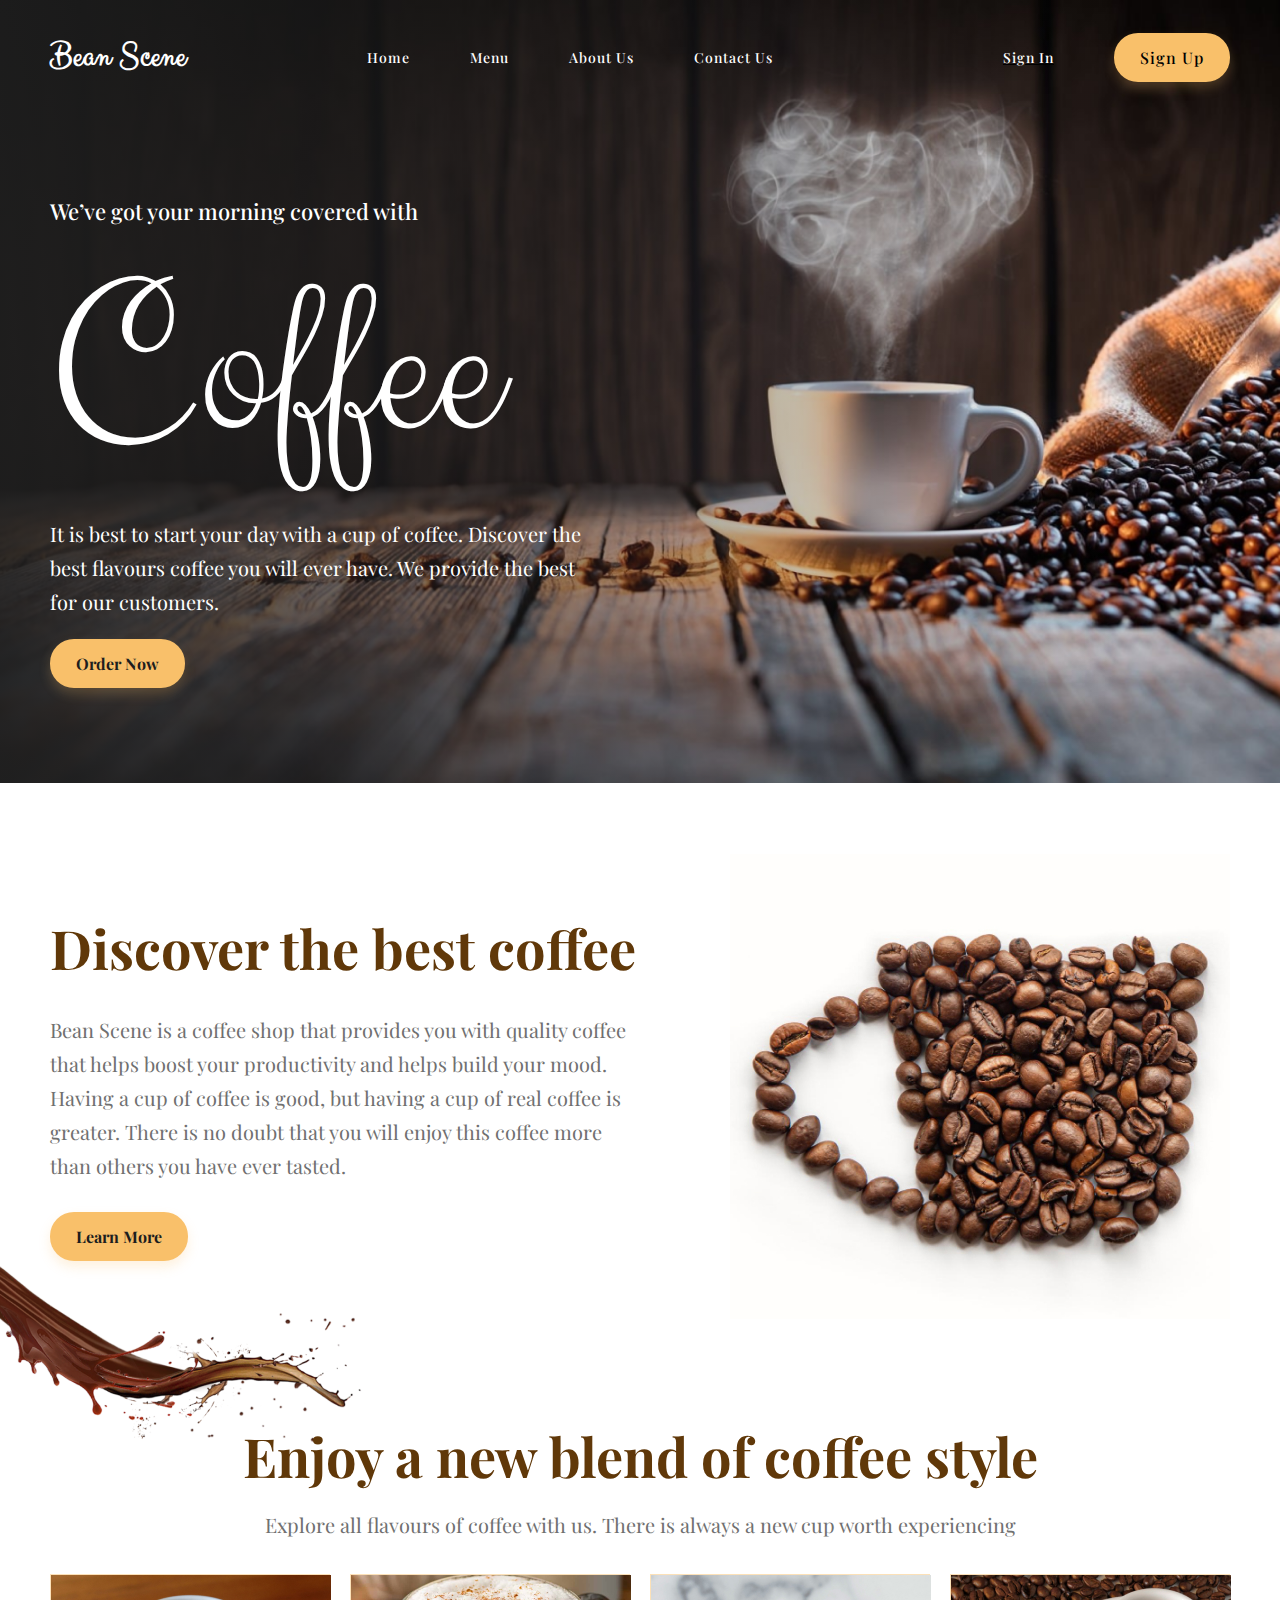
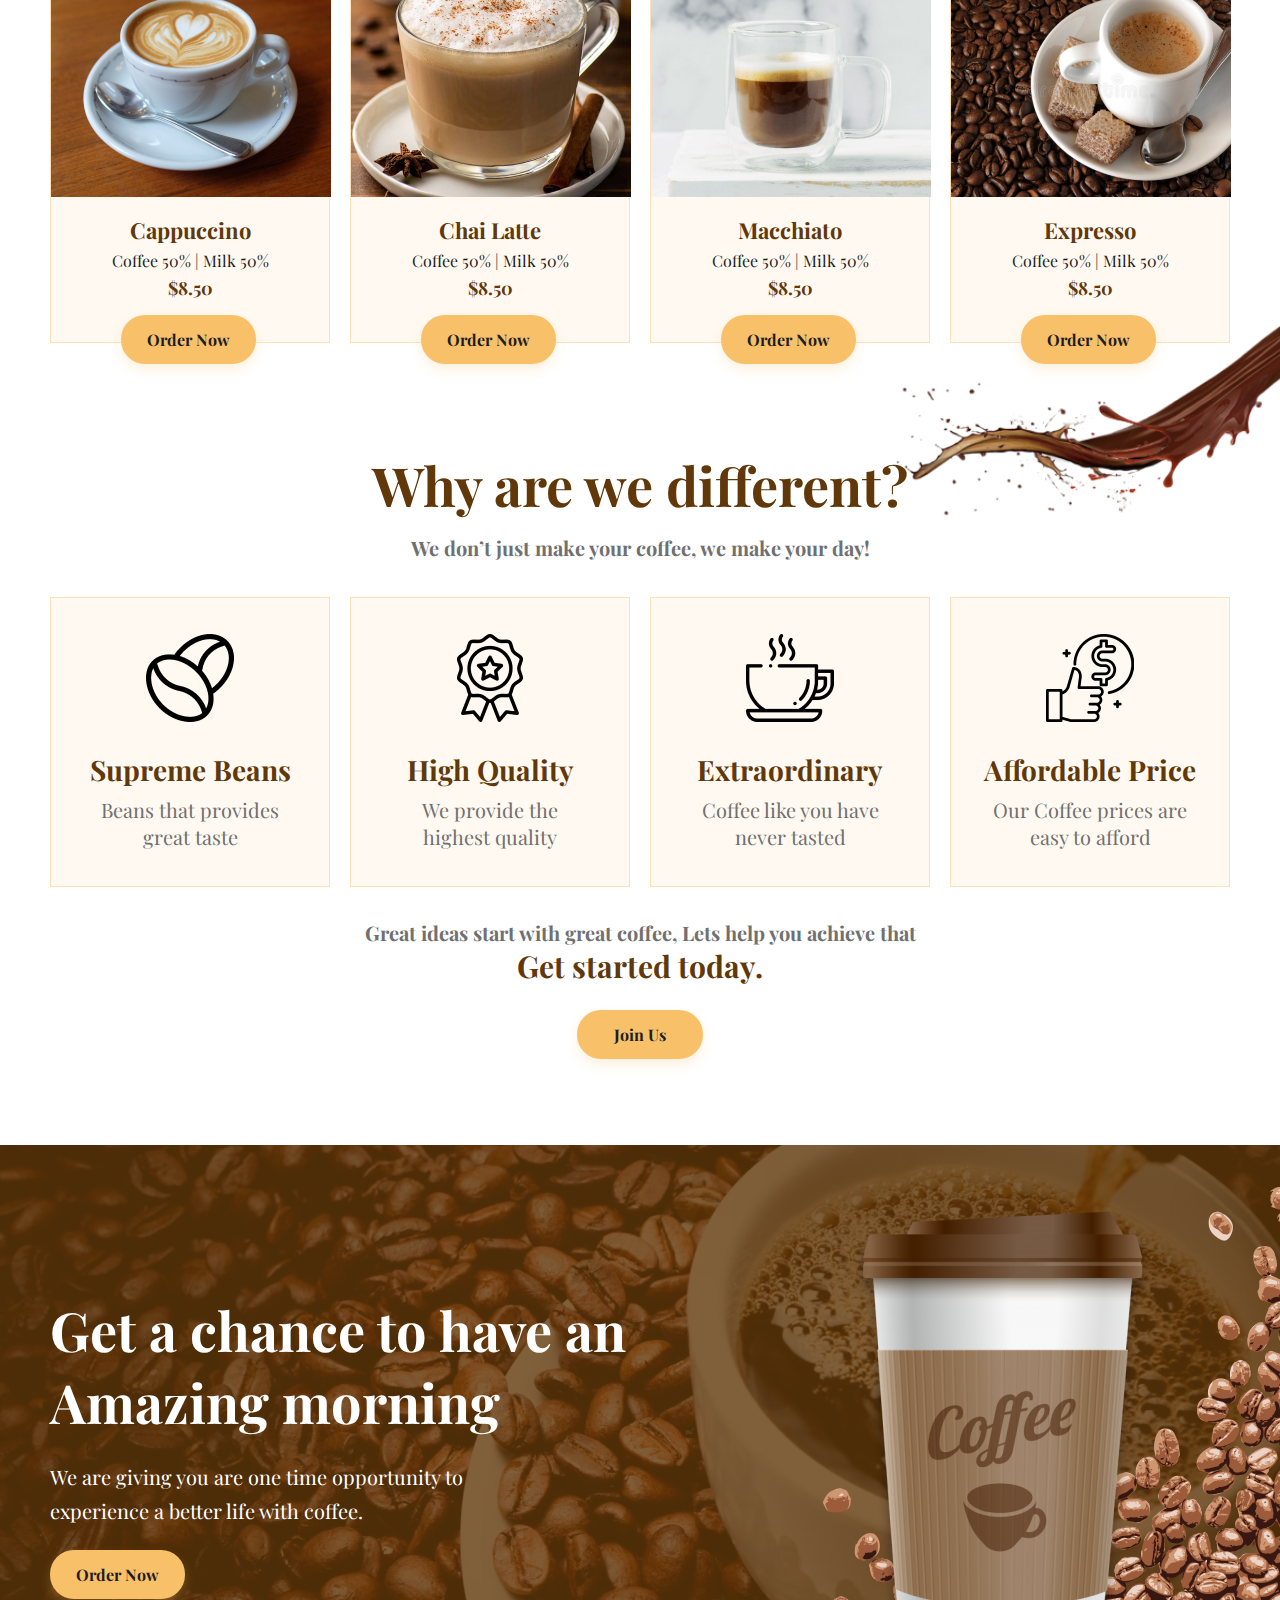
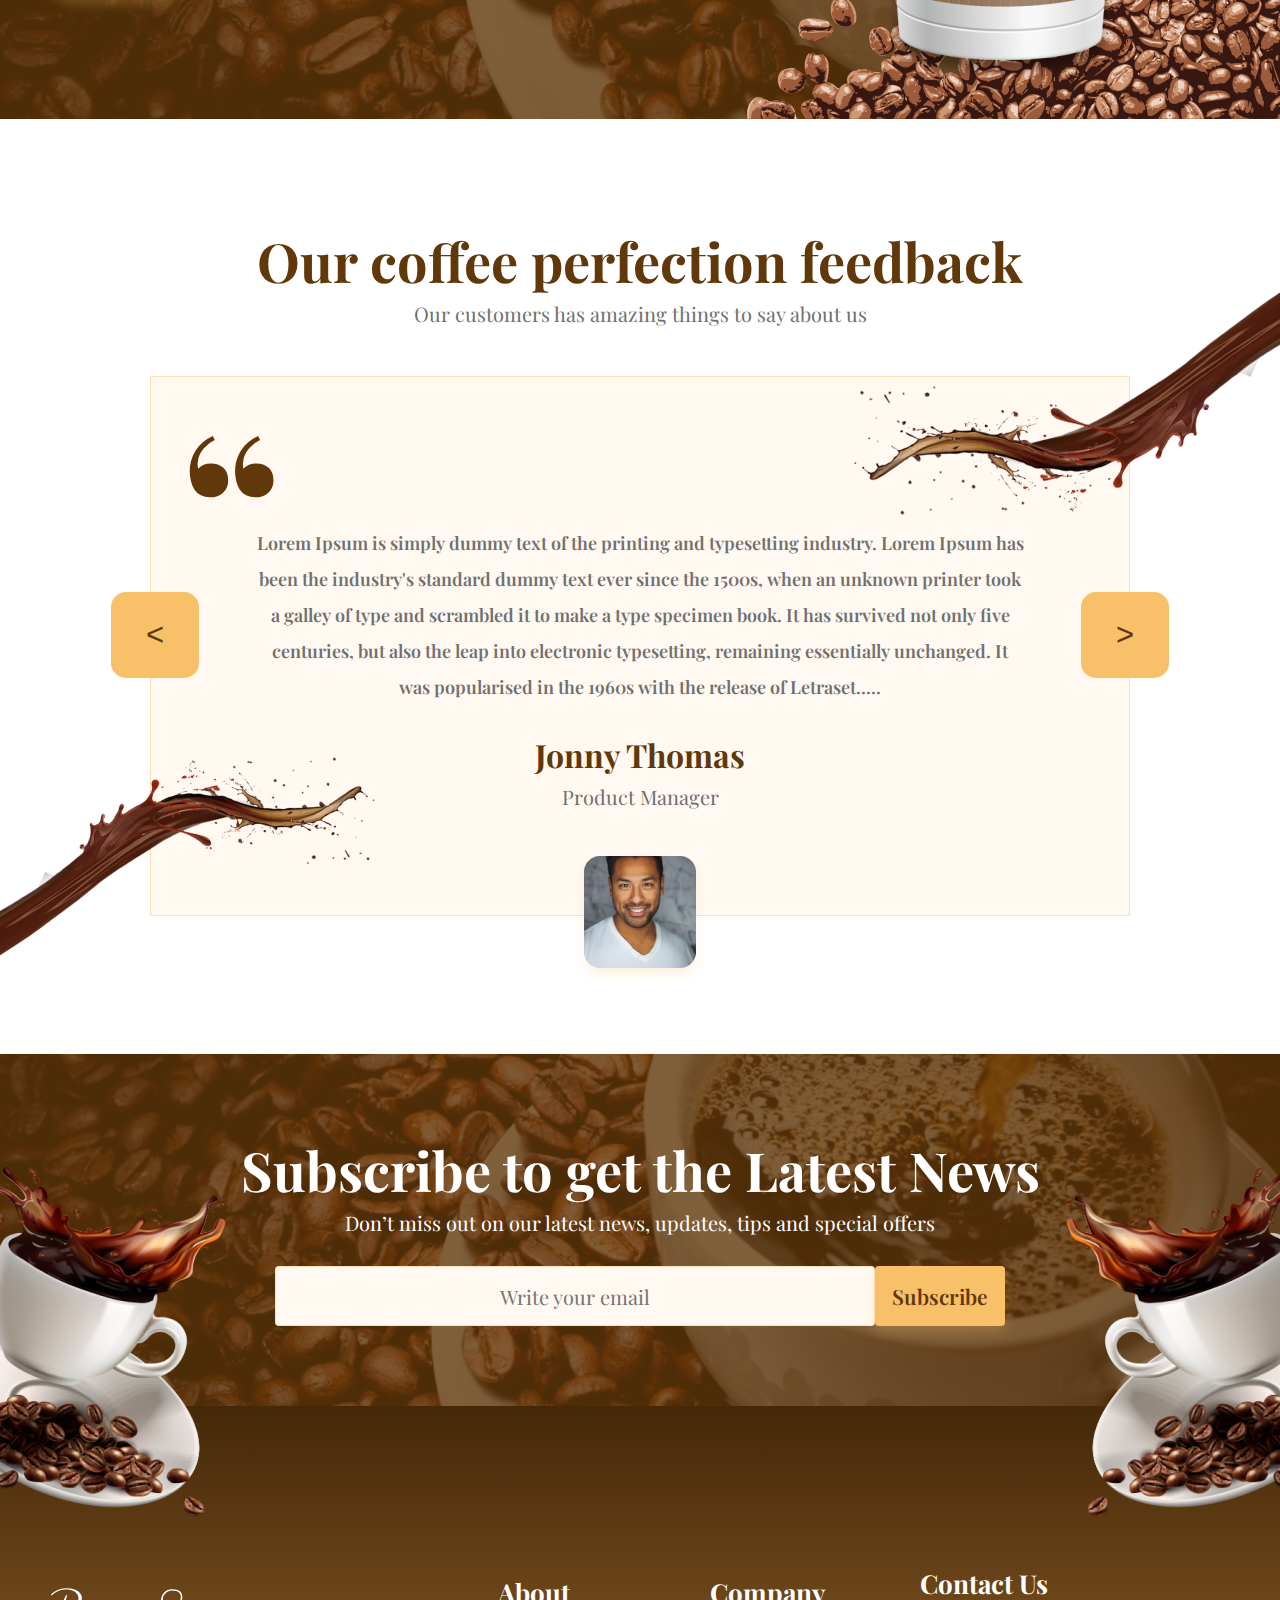
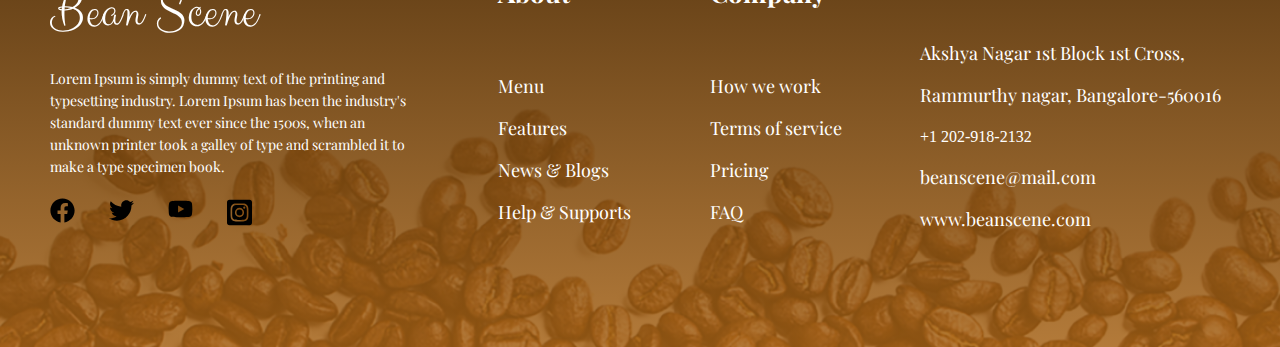
<file: final-exam/index.html>
<!DOCTYPE html>
<html lang="en">

<head>
    <meta charset="UTF-8">
    <meta name="viewport" content="width=device-width, initial-scale=1.0">
    <title>Document</title>
    <link rel="stylesheet" href="style.css">
</head>

<body>

    <!-- start heading section -->

    <header class="header">
        <div class="container">

            <!-- start nav section -->

            <nav class="nav">

                <div class="logo">
                    <h4>Bean Scene</h4>
                </div>

                <div class="nav-link">
                    <ul>
                        <li><a href="http://">home</a></li>
                        <li><a href="http://">menu</a></li>
                        <li><a href="http://">about us</a></li>
                        <li><a href="http://">contact us</a></li>

                        <li class="right-link"><a href="http://">sign in</a></li>
                        <li><a class="primary-btn">sign up </a></li>
                    </ul>
                </div>
                <!-- end nav section -->
            </nav>

            <div class="header-text">
                <h4 class="header-sub-title">
                    We’ve got your morning covered with
                </h4>

                <h1 class="header-title">Coffee</h1>

                <p class="header-description">
                    It is best to start your day with a cup of coffee. Discover the
                    best flavours coffee you will ever have. We provide the best
                    for our customers.
                </p>

                <button class="primary-btn">Order Now</button>
            </div>
        </div>

    </header>


    <section class="information-area">
        <div class="container">

            <div class="information-parent">

                <div class="information-text">
                    <h3 class="information-title">Discover the best coffee</h3>
                    <p class="information-description">
                        Bean Scene is a coffee shop that provides you with quality coffee that helps boost your
                        productivity
                        and helps build your mood. Having a cup of coffee is good, but having a cup of real coffee is
                        greater. There is no doubt that you will enjoy this coffee more than others you have ever
                        tasted.
                    </p>

                    <button class="primary-btn">Learn More</button>
                </div>
                <img src="assets/stylized-cup-coffee-out-coffee-beans-flat-lay 1.jpg" alt="" srcset="">

            </div>
        </div>

        <div class="coffe-blast-1">
            <img src="assets/coffee_blast.png" alt="" srcset="">
        </div>
    </section>


    <section class="product-area">
        <div class="container">

            <h2 class="product-area-title">
                Enjoy a new blend of coffee style
            </h2>

            <p class="product-area-description">
                Explore all flavours of coffee with us. There is always a new cup worth experiencing
            </p>

            <div class="product-parent">
                <div class="single-product">

                    <img src="assets/Rectangle 7.jpg" alt="" srcset="">

                    <h4 class="product-name">Cappuccino</h4>
                    <p class="product-info">Coffee 50% | Milk 50%</p>
                    <p class="product-price">$8.50</p>
                    <button class="primary-btn">Order Now</button>
                </div>

                <div class="single-product">

                    <img src="assets/Rectangle 9.jpg" alt="" srcset="">

                    <h4 class="product-name">Chai Latte</h4>
                    <p class="product-info">Coffee 50% | Milk 50%</p>
                    <p class="product-price">$8.50</p>
                    <button class="primary-btn">Order Now</button>
                </div>


                <div class="single-product">

                    <img src="assets/Rectangle 11.jpg" alt="" srcset="">

                    <h4 class="product-name">Macchiato</h4>
                    <p class="product-info">Coffee 50% | Milk 50%</p>
                    <p class="product-price">$8.50</p>
                    <button class="primary-btn">Order Now</button>
                </div>

                <div class="single-product">

                    <img src="assets/Rectangle 13.jpg" alt="" srcset="">

                    <h4 class="product-name">Expresso</h4>
                    <p class="product-info">Coffee 50% | Milk 50%</p>
                    <p class="product-price">$8.50</p>
                    <button class="primary-btn">Order Now</button>
                </div>

                <img src="assets/coffee_blast-2.png" alt="" class="coffe-blast-right">

            </div>
        </div>
    </section>


    <section class="promotional-area">
        <div class="container">

            <h2 class="promotional-title">
                Why are we different?
            </h2>

            <h4 class="promotional-description">
                We don’t just make your coffee, we make your day!
            </h4>

            <div class="promotional-parent">
                <!--  promotional-cart-1 -->
                <div class="single-promotional-cart">

                    <img src="assets/coffee-beans 1.png" alt="" class="promotional-icon">

                    <h3 class="promotional-cart-title">
                        Supreme Beans
                    </h3>

                    <p class="promotional-cart-description">
                        Beans that provides
                        great taste
                    </p>
                </div>
                <!--  promotional-cart-2 -->
                <div class="single-promotional-cart">

                    <img src="assets/badge 1.png" alt="" class="promotional-icon">

                    <h3 class="promotional-cart-title">
                        High Quality
                    </h3>

                    <p class="promotional-cart-description">
                        We provide the
                        highest quality
                    </p>
                </div>
                <!--  promotional-cart-3 -->
                <div class="single-promotional-cart">

                    <img src="assets/coffee-cup 1.png" alt="" class="promotional-icon">

                    <h3 class="promotional-cart-title">
                        Extraordinary
                    </h3>

                    <p class="promotional-cart-description">
                        Coffee like you have
                        never tasted
                    </p>
                </div>
                <!-- promotional-cart-4 -->
                <div class="single-promotional-cart">
                    <img src="assets/best-price 1.png" alt="" class="promotional-icon">

                    <h3 class="promotional-cart-title">
                        Affordable Price
                    </h3>

                    <p class="promotional-cart-description">
                        Our Coffee prices are
                        easy to afford
                    </p>
                </div>


            </div>

            <h5 class="promotional-sub-description">
                Great ideas start with great coffee, Lets help you achieve that
            </h5>

            <h3 class="promotional-sub-title">
                Get started today.
            </h3>

            <button class="primary-btn"> Join Us </button>
        </div>
    </section>

    <section class="proposal-area">
        <div class="proposal-background-element">
            <div class="container">
                <div class="proposal-parent">

                    <div class="proposal-text">
                        <h2 class="proposal-title">
                            Get a chance to have an
                            Amazing morning
                        </h2>

                        <h4 class="proposal-description">
                            We are giving you are one time opportunity to
                            experience a better life with coffee.
                        </h4>

                        <button class="primary-btn">Order Now</button>
                    </div>

                    <div class="proposal-image">
                        <img src="assets/cup.png" alt="">
                    </div>

                </div>

            </div>
        </div>
    </section>

    <section class="review-area">
        <div class="container">
            <h3 class="review-title">
                Our coffee perfection feedback
            </h3>

            <h5 class="review-description">
                Our customers has amazing things to say about us
            </h5>

            <div class="review-content">
                <p class="review-comma">“</p>
                <p class="review-text">
                    Lorem Ipsum is simply dummy text of the printing and typesetting industry. Lorem Ipsum has been the
                    industry's standard dummy text ever since the 1500s, when an unknown printer took a galley of type
                    and scrambled it to make a type specimen book. It has survived not only five centuries, but also the
                    leap into electronic typesetting, remaining essentially unchanged. It was popularised in the 1960s
                    with the release of Letraset.....
                </p>

                <h3 class="reviewer-name">Jonny Thomas</h3>
                <h5 class="reviewer-profession">Product Manager</h5>


                <button class="review-left-arrow-btn">
                    < </button>



                        <button class="review-right-arrow-btn"> > </button>

                        <img src="assets/Rectangle 9.png" alt="" class="reviewer-image">
            </div>

        </div>

        <img src="assets/coffee_blast3.png" alt="" class="review-coffee-blast-right">

        <img src="assets/coffee_blast4.png" alt="" class="review-coffee-blast-left">
    </section>

    <section class="relation-area">
        <div class="container">
            <div class="relation-content">

                <h3 class="relation-title">
                    Subscribe to get the Latest News
                </h3>

                <h5 class="relation-description">
                    Don’t miss out on our latest news, updates, tips and special offers
                </h5>

                <div class="relation-input-parent">
                    <input type="text" name="" id="" class="relation-input" placeholder="Write your email">
                    <button class="relation-btn">Subscribe</button>
                </div>
            </div>
        </div>
        <img class="relation-left-cup" src="assets/cup-left.png" alt="">
        <img src="assets/cup-right.png" alt="" class="relation-right-cup">
    </section>

    <!-- start-footer-area -->
    <section class="footer-area">
        <div class="container">
            <div class="footer-parent">

                <div class="footer-social">
                    <h4 class="social-title"> Bean Scene </h4>

                    <p class="social-description">
                        Lorem Ipsum is simply dummy text of the printing and typesetting industry. Lorem Ipsum has been
                        the industry's standard dummy text ever since the 1500s, when an unknown printer took a galley
                        of type and scrambled it to make a type specimen book.
                    </p>

                    <ul>
                        <li><img src="assets/facebook.svg" alt=""></li>
                        <li><img src="assets/twitter.svg" alt=""></li>
                        <li><img src="assets/youtube.svg" alt=""></li>
                        <li><img src="assets/square-instagram.svg" alt=""></li>

                    </ul>
                </div>

                <div class="footer-about">
                    <h4 class="footer-about-title">About</h4>

                    <ul>
                        <li><a href="">Menu</a></li>
                        <li><a href="">Features </a></li>
                        <li><a href="">News & Blogs</a></li>
                        <li><a href="">Help & Supports</a></li>
                    </ul>
                </div>

                <div class="footer-company">
                    <h4 class="footer-company-title">Company</h4>

                    <ul>
                        <li><a href="">How we work</a></li>
                        <li><a href="">Terms of service</a></li>
                        <li><a href="">Pricing</a></li>
                        <li><a href="">FAQ</a></li>
                    </ul>
                </div>

                <div class="footer-contact">
                    <h4 class="footer-contact-title">Contact Us</h4>

                    <ul>
                        <p class="footer-company-address">Akshya Nagar 1st Block 1st Cross, Rammurthy nagar,
                            Bangalore-560016</p>
                        <li>
                            <p class="contact-number">+1 202-918-2132</p>
                        </li>
                        <li><a href="">beanscene@mail.com</a></li>
                        <li><a href="">www.beanscene.com</a></li>
                    </ul>
                </div>

            </div>
        </div>
    </section>
</body>

</html>
</file>
<file: final-exam/style.css>
@import url('https://fonts.googleapis.com/css2?family=Clicker+Script&family=Playfair+Display:wght@400;500;600;700;900&display=swap');


* {
    margin: 0;
    padding: 0;
    box-sizing: border-box;
}

body {
    max-width: 1360px;
}

li {
    list-style: none;
}

a {
    text-decoration: none;
}

.container {
    max-width: 1180px;
    margin: 0 auto;
}

.primary-btn {
    border-radius: 24px;
    background: #F9C06A;
    box-shadow: 0px 6px 12px 0px rgba(249, 192, 106, 0.22);
    padding: 14px 26px;
    border-style: none;
    color: #1E1E1E;
    font-family: Playfair Display;
    font-size: 16px;
    font-style: normal;
    font-weight: 700;
    line-height: normal;
}


/* header style start */

.header {

    background-image: linear-gradient(90deg,
            #1e1e1e -6.88%,
            rgba(0, 0, 0, 0) 87.45%),
        url(assets/bg-coffee_image.png);
    background-size: cover;

}

.logo {
    color: #FFF;
    font-family: Clicker Script;
    font-size: 35px;
    font-style: normal;
    font-weight: 400;
    line-height: normal;
}


nav.nav {
    display: flex;
    justify-content: space-between;
    align-items: center;
    padding-top: 34px;
    margin-bottom: 116px;
}

nav.nav ul {
    display: flex;
    align-items: center;
}

nav.nav ul li {
    list-style: none;
    margin-left: 60px;
}

nav.nav ul li a {
    text-decoration: none;
    color: black;
    color: #FFF;
    font-family: Playfair Display;
    font-size: 14px;
    font-style: normal;
    font-weight: 500;
    line-height: normal;
    text-transform: capitalize;
    letter-spacing: 1px;
}


li.right-link {
    text-decoration: underline;
    padding-left: 170px;
}



/*
 li.sign-up-link  {
    text-decoration: underline;
    border-radius: 24px;
    background: #F9C06A;
    box-shadow: 0px 6px 12px 0px rgba(249, 192, 106, 0.22);
    padding: 14px 27px;
    margin-top: 20px;
    color: black !important;
} 
*/

.nav-link .primary-btn {
    color: black;
    font-size: 16px;
}

h4.header-sub-title {
    color: #FFF;
    font-family: Playfair Display;
    font-size: 22px;
    font-style: normal;
    font-weight: 500;
    line-height: normal;
}

h1.header-title {
    color: #FFF;
    font-family: Clicker Script;
    font-size: 220px;
    font-style: normal;
    font-weight: 400;
    line-height: normal;
}

p.header-description {
    color: #FFF;
    font-family: Playfair Display;
    font-size: 20px;
    line-height: 34px;
    width: 540px;
    margin-bottom: 20px;
}

.header-text .primary-btn {
    border-radius: 24px;
    background: #F9C06A;
    box-shadow: 0px 6px 12px 0px rgba(249, 192, 106, 0.22);
    padding: 14px 26px;
    border-style: none;
    color: #1E1E1E;
    font-family: Playfair Display;
    font-size: 16px;
    font-weight: 700;
    margin-bottom: 95px;
}

/* end-header-area-style */



/* start-information-area-style */


.information-area {
    margin-top: 71px;
    position: relative;
}

.information-parent {
    display: flex;
    justify-content: space-between;
    align-items: center;
}

h3.information-title {
    color: var(--coffee, #603809);
    font-family: Playfair Display;
    font-size: 54px;
    font-style: normal;
    font-weight: 700;
    line-height: normal;
}

p.information-description {
    color: #707070;
    font-family: Playfair Display;
    font-size: 20px;
    line-height: 34px;
    margin: 29px 0;
    width: 590px;
}


.coffe-blast-1 {
    position: absolute;
    bottom: -144px;
}

/* end-information-area-style */


/* start-product-area-style */
section.product-area {
    margin-top: 101px;
    position: relative;
}

h2.product-area-title {
    text-align: center;
    color: #603809;
    font-family: Playfair Display;
    font-size: 54px;
    font-weight: 700;
}

p.product-area-description {
    color: #707070;
    text-align: center;
    font-family: Playfair Display;
    font-size: 20px;
    line-height: 34px;
    margin-top: 16px;
    margin-bottom: 32px;
}

.product-parent {
    display: flex;
    gap: 20px;
    /* position: relative; */
}


.single-product {
    width: 280px;
    border: 1px solid rgba(249, 192, 106, 0.42);
    background: #FFF9F1;
    position: relative;
}

h4.product-name {
    color: #603809;
    font-family: Playfair Display;
    font-size: 22px;
    font-weight: 700;
    text-align: center;
    margin-top: 14px;
}


p.product-info {
    color: #1E1E1E;
    font-family: Playfair Display;
    font-size: 16px;
    text-align: center;
    margin: 5px 0;
}

p.product-price {
    color: var(--coffee, #603809);
    font-family: Playfair Display;
    font-size: 18px;
    font-weight: 700;
    text-align: center;
    padding-bottom: 42px;
}



.single-product .primary-btn {
    position: absolute;
    bottom: -22px;
    left: 25%;
}



img.coffe-blast-right {
    position: absolute;
    right: 0;
    bottom: -190px;
    width: 400px;
}

/* end-product-area-style */


/* start-promotional-area-style */
.promotional-area {
    margin-top: 106px;
    margin-bottom: 86px;
}


h2.promotional-title {
    color: var(--coffee, #603809);
    font-family: Playfair Display;
    font-size: 54px;
    font-weight: 700;
    text-align: center;
}

h4.promotional-description {
    color: #707070;
    text-align: center;
    font-family: Playfair Display;
    font-size: 20px;

    line-height: 34px;
    margin-top: 10px;
}

.promotional-parent {
    text-align: center;
    margin-top: 32px;
    display: flex;
    gap: 20px;
}

.single-promotional-cart {
    width: 280px;
    border: 2px solid;
    text-align: center;
    border: 1px solid rgba(249, 192, 106, 0.42);
    background: #FFF9F1;
}

img.promotional-icon {
    margin: 36px 0 25px 0;
}



h3.promotional-cart-title {
    color: var(--coffee, #603809);
    font-family: Playfair Display;
    font-size: 28px;
    font-style: normal;
    font-weight: 700;
    line-height: normal;
    margin-bottom: 8px;
}

p.promotional-cart-description {
    color: #707070;
    text-align: center;
    font-family: Playfair Display;
    font-size: 20px;
    font-style: normal;
    font-weight: 400;
    line-height: normal;
    width: 200px;
    margin: 0 auto;
    margin-bottom: 36px;
}

.single-promotional-cart:hover {
    background: #FFEED8;
}

h5.promotional-sub-description {
    color: #707070;
    text-align: center;
    font-family: Playfair Display;
    font-size: 20px;
    margin-top: 32px;
}

h3.promotional-sub-title {
    color: var(--coffee, #603809);
    font-family: Playfair Display;
    font-size: 30px;
    font-weight: 700;
    text-align: center;
}

.promotional-area .primary-btn {
    display: flex;
    margin: 0 auto;
    margin-top: 24px;
    padding: 14px 37px;
}

/* end-promotional-area-style */

/* start-proposal-area-style */

section.proposal-area {
    background-image: url(assets/Rectangle\ 14.png);
    background-repeat: no-repeat;
    padding-bottom: 24px;
    margin-bottom: 82px;
}

.proposal-parent {
    display: flex;
    align-items: center;
    gap: 190px;
    padding-top: 54px;
}


h2.proposal-title {
    color: #FFF;
    font-family: Playfair Display;
    font-size: 54px;
    font-style: normal;
    font-weight: 700;
    line-height: normal;
    width: 600px;
}

h4.proposal-description {
    color: #FFF;
    font-family: Playfair Display;
    font-size: 20px;
    font-style: normal;
    font-weight: 400;
    line-height: 34px;
    margin: 22px 0;
    width: 420px;
}


.proposal-background-element {
    background-image: url(assets/coffee_bean.png);
    background-repeat: no-repeat;
    background-position: right;
    padding-bottom: 25px;
    background-color: rgba(96, 56, 9, 0.8);
}

/* end-proposal-area-style */

/* start-review-area-style */

section.review-area {
    margin-bottom: 138px;
    position: relative;
}

h3.review-title {
    color: var(--coffee, #603809);
    font-family: Playfair Display;
    font-size: 54px;
    font-style: normal;
    font-weight: 700;
    line-height: normal;
    text-align: center;
}

h5.review-description {
    color: #707070;
    text-align: center;
    font-family: Playfair Display;
    font-size: 20px;
    font-style: normal;
    font-weight: 400;
    line-height: 34px;
    margin-bottom: 45px;
}

.review-content {
    border: 1px solid rgba(249, 192, 106, 0.42);
    background: #FFF9F1;
    padding-top: 54px;
    width: 980px;
    margin: 0 auto;
    padding-bottom: 101px;
    position: relative;
}

p.review-comma {
    color: var(--coffee, #603809);
    font-family: Playfair Display;
    font-size: 220px;
    font-style: normal;
    font-weight: 700;
    line-height: 40px;
    padding-left: 29px;
    padding-top: 54px;
}

p.review-text {
    color: #707070;
    text-align: center;
    font-family: Playfair Display;
    font-size: 18px;
    font-style: normal;
    font-weight: 600;
    line-height: 36px;
    width: 770px;
    margin: 0 auto;
}

h3.reviewer-name {
    color: var(--coffee, #603809);
    font-family: Playfair Display;
    font-size: 32px;
    font-style: normal;
    font-weight: 700;
    line-height: normal;
    text-align: center;
    margin: 28px 0 4px 0;
}

h5.reviewer-profession {
    color: #707070;
    text-align: center;
    font-family: Playfair Display;
    font-size: 20px;
    font-style: normal;
    font-weight: 400;
    line-height: 34px;
}



button.review-left-arrow-btn {
    background-color: rgba(249, 192, 106, 1);
    padding: 25px 35px;
    border-radius: 15px;
    border-style: none;
    font-size: 31px;
    color: rgba(96, 56, 9, 1);
    position: absolute;
    top: 40%;
    left: -40px;
}

button.review-right-arrow-btn {
    background-color: rgba(249, 192, 106, 1);
    padding: 25px 35px;
    border-radius: 15px;
    border-style: none;
    font-size: 31px;
    color: rgba(96, 56, 9, 1);
    position: absolute;
    right: -40px;
    top: 40%;
}

img.reviewer-image {
    position: absolute;
    right: 43%;
    bottom: -71px;
}

img.review-coffee-blast-right {
    position: absolute;
    right: 0;
    top: 35px;
}

img.review-coffee-blast-left {
    position: absolute;
    bottom: -53px;
}

/* end-revie-area-style */

/* start-relation-area */
.relation-area {
    background: linear-gradient(0deg, rgba(96, 56, 9, 0.8), rgba(96, 56, 9, 0.8)),
        url(assets/Rectangle\ 14.png);
    background-position: center;
    background-repeat: no-repeat;
    background-size: cover;
    position: relative;
    padding-bottom: 80px;
}

.relation-content {
    padding-top: 80px;
    text-align: center;
}

h3.relation-title {
    color: #FFF;
    font-family: Playfair Display;
    font-size: 54px;
    font-style: normal;
    font-weight: 700;
    line-height: normal;
}



h5.relation-description {
    color: #FFF;
    text-align: center;
    font-family: Playfair Display;
    font-size: 20px;
    font-style: normal;
    font-weight: 400;
    line-height: 34px;
    margin-bottom: 26px;
}



.relation-input-parent{
    display: flex;
    justify-content: center;
}

input.relation-input {
    width: 600px;
    height: 60px;
    border-radius: 4px;
    border: 1px solid rgba(249, 192, 106, 0.42);
    background: #FFF9F1;
    /* padding-top: 2px; */

    color: rgba(0, 0, 0, 0.34);
    text-align: center;
    font-family: Playfair Display;
    font-size: 20px;

}

button.relation-btn {
    border-radius: 4px;
    background: #F9C06A;
    box-shadow: 0px 6px 12px 0px rgba(249, 192, 106, 0.22);
    width: 130px;
    height: 60px;
    color: var(--coffee, #603809);
    font-family: Playfair Display;
    font-size: 21px;
    font-style: normal;
    font-weight: 600;
    /* margin-left: -5px; */
    border-style: none;
}



img.relation-left-cup {
    position: absolute;
    left: 0;
    top: 30%;
}


img.relation-right-cup {
    position: absolute;
    right: 0;
    top: 30%;
}

/* end-relation-style */


/* start-footer-area-style */
.footer-area {
    background-position: center;
    background: linear-gradient(180deg, rgb(68, 40, 8), rgba(160, 89, 8, 0.8)),
        url(assets/fotter_image.png);
    background-repeat: no-repeat;
    background-size: cover;
    padding: 160px 0 40px 0;
}

.footer-parent {
    display: flex;
    align-items: center;
    justify-content: space-between;
    padding-bottom: 65px;
}

h4.social-title {
    color: #FFF;
    font-family: Clicker Script;
    font-size: 54px;
    font-style: normal;
    font-weight: 400;
    line-height: normal;
}

p.social-description {
    color: #FFF;
    font-family: Playfair Display;
    font-size: 14px;
    font-style: normal;
    font-weight: 400;
    line-height: 22px;
    width: 370px;
    margin: 20px 0;
}


.footer-social ul {
    display: flex;
    gap: 34px;
    list-style: none;
}

.footer-social ul li {
    width: 25px;
}

h4.footer-about-title {
    color: #FFF;
    font-family: Playfair Display;
    font-size: 26px;
    font-style: normal;
    font-weight: 700;
    line-height: normal;
    margin-bottom: 55px;
}

.footer-about ul li a {
    color: #FFF;
    font-family: Playfair Display;
    font-size: 18px;
    font-style: normal;
    font-weight: 400;
    line-height: 42px;
    /* 233.333% */
}

h4.footer-company-title {
    color: #FFF;
    font-family: Playfair Display;
    font-size: 26px;
    font-style: normal;
    font-weight: 700;
    line-height: normal;
    margin-bottom: 55px;
}

p.footer-company-address {
    width: 310px;
    color: #FFF;
    font-family: Playfair Display;
    font-size: 18px;
}


.footer-company ul li a {
    color: #FFF;
    font-family: Playfair Display;
    font-size: 18px;
    font-style: normal;
    font-weight: 400;
    line-height: 42px;
    /* 233.333% */
}


.footer-contact-title {
    color: #FFF;
    font-family: Playfair Display;
    font-size: 26px;
    font-style: normal;
    font-weight: 700;
    line-height: normal;
    margin-bottom: 31px;
}



.footer-contact ul li a {
    color: #FFF;
    font-family: Playfair Display;
    font-size: 18px;
    font-style: normal;
    font-weight: 400;
    line-height: normal;
    margin: 0;
}

.footer-contact ul {
    line-height: 42px;
}

.contact-number {
    color: white;
}
</file>
